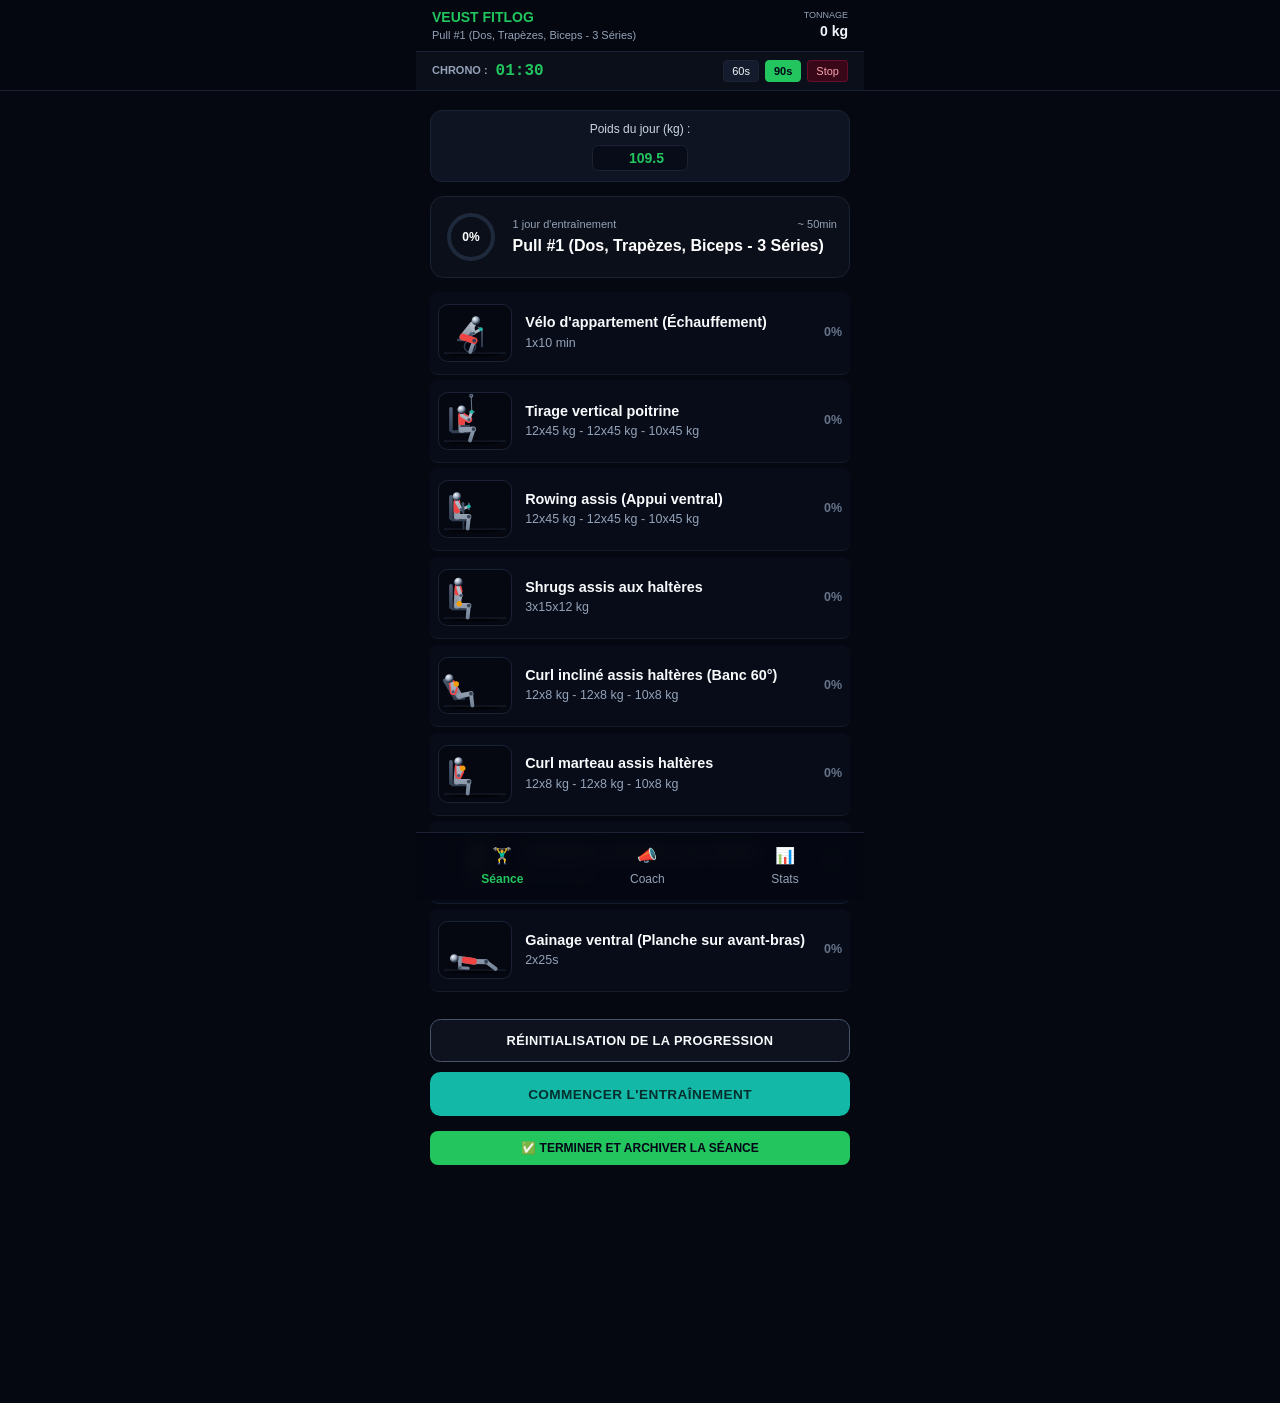
<file: index.html>
<!DOCTYPE html>
<html lang="fr">
<head>
<meta charset="UTF-8">
<meta name="viewport" content="width=device-width, initial-scale=1, viewport-fit=cover">
<title>Veust FitLog</title>
<link rel="manifest" href="manifest.webmanifest?v=5">
<link rel="apple-touch-icon" href="icon-180.png">
<link rel="icon" type="image/png" href="favicon.png">
<meta name="theme-color" content="#050811">
<meta name="apple-mobile-web-app-capable" content="yes">
<meta name="mobile-web-app-capable" content="yes">
<meta name="apple-mobile-web-app-status-bar-style" content="black-translucent">
<meta name="apple-mobile-web-app-title" content="FitLog">
<link rel="stylesheet" href="style.css?v=5">
<style>
  html,body{background:#050811;color:#f1f5f9;font-family:-apple-system,BlinkMacSystemFont,"Segoe UI",Roboto,sans-serif}

  .perf-box{background:#0b1120;border:1px solid #1b2234;border-left:3px solid #14b8a6;border-radius:.6rem;padding:.55rem .7rem;display:flex;flex-direction:column;gap:.25rem}
  .perf-row{display:flex;justify-content:space-between;gap:.5rem;font-size:.78rem;align-items:baseline}
  .perf-lbl{color:#94a3b8}
  .perf-val{color:#e2e8f0;font-family:ui-monospace,SFMono-Regular,Menlo,monospace;font-size:.75rem;text-align:right}
  .perf-sug{color:#14b8a6;font-weight:800;font-size:.9rem;white-space:nowrap}
  .perf-why{font-size:.7rem;color:#94a3b8}

  /* Pop-up « exercice terminé » */
  .pop-ov{position:fixed;inset:0;z-index:100;background:rgba(2,6,23,.72);backdrop-filter:blur(6px);-webkit-backdrop-filter:blur(6px);display:flex;align-items:flex-end;justify-content:center;padding:1rem;padding-bottom:calc(1rem + env(safe-area-inset-bottom,0px));animation:popFade .2s ease-out}
  .pop-card{width:100%;max-width:26rem;background:linear-gradient(180deg,#111a2e,#0b1120);border:1px solid #1e293b;border-radius:1.25rem;padding:1.25rem 1.1rem 1rem;box-shadow:0 20px 60px rgba(0,0,0,.6);text-align:center;animation:popUp .3s cubic-bezier(.2,.9,.3,1.2)}
  @keyframes popFade{from{opacity:0}to{opacity:1}}
  @keyframes popUp{from{transform:translateY(40px) scale(.96);opacity:0}to{transform:none;opacity:1}}
  @keyframes popCheck{0%{transform:scale(.4);opacity:0}70%{transform:scale(1.15)}100%{transform:scale(1);opacity:1}}
  .pop-check{width:3.4rem;height:3.4rem;border-radius:50%;margin:0 auto .6rem;display:flex;align-items:center;justify-content:center;font-size:1.7rem;font-weight:700;background:rgba(20,184,166,.15);border:2px solid #14b8a6;color:#14b8a6;animation:popCheck .45s .1s both}
  .pop-title{font-size:1.1rem;font-weight:700;color:#fff}
  .pop-sub{font-size:.75rem;color:#94a3b8;margin-top:.2rem}
  .pop-next{display:flex;align-items:center;gap:.7rem;background:#080c18;border:1px solid #1b2234;border-radius:.8rem;padding:.55rem;margin:.9rem 0 .6rem;text-align:left}
  .pop-next .fig-thumb{width:6rem;height:4.5rem;flex-shrink:0}
  .pop-lbl{font-size:9px;text-transform:uppercase;letter-spacing:.06em;color:#14b8a6;font-weight:700}
  .pop-name{font-size:.88rem;font-weight:700;color:#f1f5f9;line-height:1.2;margin-top:.1rem}
  .pop-meta{font-size:.72rem;color:#94a3b8;margin-top:.15rem}
  .pop-rest{font-size:.8rem;color:#94a3b8;margin-bottom:.75rem}
  .pop-rest span{font-family:ui-monospace,SFMono-Regular,Menlo,monospace;font-weight:700;color:#22c55e}
  .pop-btn{width:100%;padding:.85rem;border:none;border-radius:.75rem;font-weight:800;font-size:.85rem;letter-spacing:.03em;cursor:pointer;background:#14b8a6;color:#04201d}
  .pop-btn2{width:100%;margin-top:.45rem;padding:.6rem;background:transparent;border:none;color:#94a3b8;font-size:.78rem;cursor:pointer}
</style>
</head>
<body>
<main id="app-main"></main>

<script src="common.js?v=5"></script>
<script src="animations.js?v=5"></script>
<script>
/* ===== Chrono global de la séance (expire après 12 h si on oublie de terminer) ===== */
const SK="veust_session_start";
let sessStart=parseInt(lsGet(SK,"0"))||0;
if(sessStart&&Date.now()-sessStart>12*3600*1000){sessStart=0;lsDel(SK)}

function startSessionClock(){
  if(!sessStart){
    sessStart=Date.now();
    lsSet(SK,String(sessStart));
  }
}
function clearSessionClock(){
  sessStart=0;
  lsDel(SK);
  const el=$("sess-dur");
  if(el) el.remove();
}
function fmtSessionDur(ms){
  const totSec=Math.max(0,Math.floor(ms/1000));
  const h=Math.floor(totSec/3600);
  const m=Math.floor((totSec%3600)/60);
  const s=totSec%60;
  if(h>0) return `${h}h ${String(m).padStart(2,"0")}m`;
  return `${String(m).padStart(2,"0")}:${String(s).padStart(2,"0")}`;
}
function updateSessionClock(){
  const volEl=$("vol");
  if(!volEl) return;
  let badge=$("sess-dur");
  if(!sessStart){
    if(badge) badge.remove();
    return;
  }
  if(!badge){
    badge=document.createElement("span");
    badge.id="sess-dur";
    badge.style.cssText="font-size:10px;color:#14b8a6;font-family:ui-monospace,SFMono-Regular,Menlo,monospace;display:block;text-align:right;font-weight:700;margin-top:1px";
    volEl.parentElement.appendChild(badge);
  }
  badge.innerText="⏱ "+fmtSessionDur(Date.now()-sessStart);
}

/* ===== Animations : moteur externe (animations.js) ===== */
const animOf=ex=>Anim.resolve(ex.name,ex.animType,ex.muscle,ex.equipment);
const figSVG=(ex,big=false)=>Anim.svg(animOf(ex),big);
function uiLoop(){
  updateFocusRings();
  updateSessionClock();
  updatePopup();
  requestAnimationFrame(uiLoop);
}

/* ===== Historique : historique.json + séances archivées sur l'appareil ===== */
let HIST=getHist();
const allHist=()=>[...HIST].reverse();
async function loadRemoteHist(){
  HIST=(await loadAllHist()).sessions;
  const ae=document.activeElement;
  if(viewMode==="focus"&&!popupOpen()&&!(ae&&ae.tagName==="INPUT"))render();
}
/* Rapprochement tolérant des noms d'exercices (« Curl incliné assis haltères (Banc 60°) » ~ « Curl incliné haltères (60°) ») */
const STOP=new Set(["aux","avec","de","du","des","la","le","les","au","et","en","d","l"]);
const toks=s=>String(s).toLowerCase().normalize("NFD").replace(/[\u0300-\u036f]/g,"").replace(/\(.*?\)/g," ").replace(/[^a-z0-9]+/g," ").trim().split(" ").filter(w=>w&&!STOP.has(w));
function sameEx(a,b){
  const A=new Set(toks(a)),B=new Set(toks(b));
  if(!A.size||!B.size)return false;
  let n=0;A.forEach(w=>{if(B.has(w))n++});
  return n/(A.size+B.size-n)>=0.7;
}

/* ===== État de navigation : Vue Liste ("list") vs Vue Focus ("focus") ===== */
let prog=getProg(), viewMode="list", curIdx=0;
let exPhaseMax=0, exPhaseTag="";
const rest=e=>e.restSec!==undefined?e.restSec:90;
function save(){saveProg(prog)}

function fmtSec(s){
  const m=Math.floor(s/60), r=s%60;
  return String(m).padStart(2,"0")+":"+String(r).padStart(2,"0");
}

function isTwoSided(ex){
  if(ex.bilateral) return true;
  const txt=((ex.name||"")+" "+(ex.note||"")).toLowerCase();
  return /c[oô]t[eé]|lat[eé]ral|unilat[eé]ral|bilat[eé]ral|2\s*parties/.test(txt);
}

function fmtExSummary(ex){
  const s=ex.sets||[];
  if(!s.length)return "";
  const two=isTwoSided(ex);
  const u=s[0].unit==="sec"?"s":s[0].unit==="min"?" min":" kg";
  const same=s.every(x=>x.weight===s[0].weight&&x.reps===s[0].reps);
  if(same){
    if(s[0].unit==="sec"||s[0].unit==="min") return `${s.length}x${s[0].reps}${u}${two?" / côté":""}`;
    return `${s.length}x${s[0].reps}x${s[0].weight} kg`;
  }
  return s.map(x=>`${x.reps}x${x.weight} kg`).join(" - ");
}

function getProgPct(){
  let tot=0,dn=0;
  prog.exercises.forEach(e=>e.sets.forEach(s=>{tot++;if(s.done)dn++}));
  return tot?Math.round(dn/tot*100):0;
}

function openFocus(idx){
  closePopup();
  curIdx=Math.max(0,Math.min(prog.exercises.length-1,idx));
  viewMode="focus";
  render();
  window.scrollTo({top:0,behavior:"smooth"});
}

function startWorkout(){
  startSessionClock();
  const idx=prog.exercises.findIndex(e=>e.sets.some(s=>!s.done));
  openFocus(idx>=0?idx:0);
}

function resetProgress(){
  if(!confirm("Réinitialiser toutes les séries cochées et le chrono de cette séance ?"))return;
  prog.exercises.forEach(e=>e.sets.forEach(s=>{s.done=false;delete s.time}));
  clearSessionClock();
  save();render();
}

function render(){
  if(viewMode==="list") renderList();
  else renderFocus();
  refreshHeader();updateSessionClock();
}

function renderList(){
  const pct=getProgPct();
  const R=22, C_LEN=2*Math.PI*R, dash=C_LEN*(1-pct/100);
  const estMin=Math.max(15, prog.exercises.reduce((a,e)=>a+e.sets.length*2.5,0)|0);
  const h=Math.floor(estMin/60), m=estMin%60;
  const durStr=(h?h+"h ":"")+m+"min";

  const rows=prog.exercises.map((ex,i)=>{
    const dn=ex.sets.filter(s=>s.done).length, tot=ex.sets.length;
    const epct=tot?Math.round(dn/tot*100):0;
    return `<div class="ex-list-item" onclick="openFocus(${i})">
      ${figSVG(ex,false)}
      <div class="ex-list-info">
        <h3>${esc(ex.name)}</h3>
        <p class="ex-list-sub">${esc(fmtExSummary(ex))}</p>
      </div>
      <div class="ex-list-pct ${epct===100?'done':''}">${epct}%</div>
    </div>`;
  }).join("");

  $("app-main").innerHTML=`
    <div class="card row" style="padding:.6rem .75rem">
      <label style="font-size:.75rem;color:#cbd5e1">Poids du jour (kg) :</label>
      <input type="number" step="0.1" id="bw" value="${esc(getBW())}" class="inp bw" oninput="setBW(this.value)">
    </div>

    <div class="prog-banner">
      <div class="ring-sm-wrap">
        <svg width="56" height="56" viewBox="0 0 56 56">
          <circle cx="28" cy="28" r="${R}" stroke="#1e293b" stroke-width="4" fill="none"/>
          <circle cx="28" cy="28" r="${R}" stroke="#14b8a6" stroke-width="4" fill="none" stroke-linecap="round"
            stroke-dasharray="${C_LEN.toFixed(1)}" stroke-dashoffset="${dash.toFixed(1)}" transform="rotate(-90 28 28)"/>
        </svg>
        <span class="ring-sm-txt">${pct}%</span>
      </div>
      <div style="flex:1;min-width:0">
        <div style="display:flex;justify-content:space-between;font-size:11px;color:#94a3b8">
          <span>${sessStart?"Séance en cours":"1 jour d'entraînement"}</span><span>~ ${durStr}</span>
        </div>
        <div style="font-size:1rem;font-weight:700;color:#fff;margin-top:.15rem;white-space:nowrap;overflow:hidden;text-overflow:ellipsis">${esc(prog.title)}</div>
      </div>
    </div>

    <div class="ex-list-wrap">${rows}</div>

    <div style="display:flex;flex-direction:column;gap:.65rem;margin-top:.5rem">
      <button onclick="resetProgress()" class="btn-reset-prog">RÉINITIALISATION DE LA PROGRESSION</button>
      <button onclick="startWorkout()" class="btn-start-prog">${sessStart?"REPRENDRE L'ENTRAÎNEMENT":"COMMENCER L'ENTRAÎNEMENT"}</button>
      <button onclick="finish()" class="btn-full btn-green" style="margin-top:.25rem">✅ Terminer et archiver la séance</button>
      <p id="fm" class="msg" style="color:#22c55e"></p>
    </div>`;
}

/* ===== Dernière performance + proposition de progression ===== */
/* Lit un résumé : « 12 @ 45kg, 10 @ 45kg », « 3 × 15 @ 12kg », « 25s, 25s », « 10 min @ 0kg » */
function parseSets(str){
  const out=[];
  String(str||"").split(/[,;]/).forEach(part=>{
    const s=part.trim();let m;
    if(m=s.match(/(?:(\d+)\s*[×x]\s*)?(\d+)\s*(?:reps?\s*)?@\s*(\d+(?:[.,]\d+)?)\s*kg/i)){
      for(let i=0;i<(+m[1]||1);i++)out.push({reps:+m[2],weight:parseFloat(m[3].replace(",",".")),unit:"reps"});
    }else if(m=s.match(/(?:(\d+)\s*[×x]\s*)?(\d+)\s*(min|sec|s)\b/i)){
      for(let i=0;i<(+m[1]||1);i++)out.push({reps:+m[2],weight:0,unit:m[3].toLowerCase()==="min"?"min":"sec"});
    }
  });
  return out;
}
function lastPerf(ex){
  for(const h of allHist()){
    const f=(h.exercises||[]).find(x=>sameEx(x.name,ex.name));
    if(f){const sets=parseSets(f.summary);if(sets.length)return{date:h.date,sets}}
  }
  return null;
}
/* Proposition pour la série j : objectif atteint la dernière fois -> on monte, sinon on consolide */
function suggest(ex,j){
  const plan=ex.sets[j]||ex.sets[ex.sets.length-1]||{weight:0,reps:12,unit:"reps"};
  const lp=lastPerf(ex);
  if(!lp)return{weight:plan.weight,reps:plan.reps,why:"",lp:null};
  const last=lp.sets[j]||lp.sets[lp.sets.length-1];
  const timed=plan.unit==="sec"||plan.unit==="min";
  if(timed||last.unit!=="reps"){
    if(!timed||last.unit==="reps")return{weight:plan.weight,reps:plan.reps,why:"",lp};
    const hit=last.reps>=plan.reps,step=plan.unit==="min"?1:5;
    return hit?{weight:plan.weight,reps:Math.max(plan.reps,last.reps+step),why:`Tenu ${last.reps}${plan.unit==="min"?" min":" s"} la dernière fois → +${step}${plan.unit==="min"?" min":" s"}`,lp}
              :{weight:plan.weight,reps:plan.reps,why:`${last.reps}${plan.unit==="min"?" min":" s"} la dernière fois → vise l'objectif`,lp};
  }
  const step=last.weight>=20?2.5:1;
  /* On ne monte que si TOUTES les séries de la dernière fois ont atteint leur objectif */
  const rs=lp.sets.filter(x=>x.unit==="reps");
  const hit=last.weight>0&&rs.every((x,k)=>x.reps>=(ex.sets[k]||plan).reps);
  if(hit){
    const w=Math.max(plan.weight,last.weight+step);
    return{weight:w,reps:plan.reps,why:w>last.weight?`Toutes les séries réussies la dernière fois → +${num1(w-last.weight)} kg`:`Objectif atteint → garde la charge du programme`,lp};
  }
  const w=Math.max(plan.weight,last.weight);
  return{weight:w,reps:plan.reps,why:`Pas toutes les séries réussies la dernière fois → même charge, vise ${plan.reps} reps`,lp};
}
const num1=n=>(Math.round(n*10)/10).toLocaleString("fr-CH");

function renderFocus(){
  const ex=prog.exercises[curIdx];
  const tot=ex.sets.length, dn=ex.sets.filter(s=>s.done).length;
  const nextIdx=ex.sets.findIndex(s=>!s.done);
  const activeIdx=nextIdx>=0?nextIdx:tot-1;
  const curSet=ex.sets[activeIdx]||{weight:0,reps:12,unit:"reps"};
  const isTimed=(curSet.unit==="sec"||curSet.unit==="min");
  const two=isTwoSided(ex);
  const R=36, C_LEN=2*Math.PI*R;
  const sug=nextIdx>=0?suggest(ex,activeIdx):{weight:curSet.weight,reps:curSet.reps,why:"",lp:null};
  const lpTxt=sug.lp?sug.lp.sets.map(x=>x.unit==="reps"?`${x.reps}×${num1(x.weight)}`:`${x.reps}${x.unit==="min"?" min":" s"}`).join(" · "):"";
  const perfHtml=sug.lp?`<div class="perf-box">
      <div class="perf-row"><span class="perf-lbl">Dernière fois (${esc(sug.lp.date)})</span><span class="perf-val">${esc(lpTxt)}${sug.lp.sets.some(x=>x.unit==="reps")?" kg":""}</span></div>
      ${sug.why?`<div class="perf-row"><span class="perf-lbl">Proposé série #${activeIdx+1}</span><span class="perf-sug">${isTimed?`${sug.reps}${curSet.unit==="min"?" min":" s"}`:`${sug.reps} × ${num1(sug.weight)} kg`}</span></div><div class="perf-why">${esc(sug.why)}</div>`:""}
    </div>`:`<div class="perf-box"><div class="perf-why">Première fois sur cet exercice : pars sur le programme.</div></div>`;
  const setDash=C_LEN*(1-(tot?dn/tot:0));
  const allDone=tot>0&&dn>=tot;

  const todaySets=ex.sets.map((s,idx)=>({...s,idx})).filter(s=>s.done).reverse();
  const todayHtml=todaySets.length?`
    <div class="hist-group">
      <div class="hist-date">Aujourd'hui (${new Date().toLocaleDateString("fr-CH")})</div>
      ${todaySets.map(s=>`<div class="hist-row" onclick="uncheckSet(${curIdx},${s.idx})">
        <span class="hist-num">#${s.idx+1}</span>
        <span class="hist-val">${s.unit==="sec"?`${s.reps} sec${two?" ×2":""}`:s.unit==="min"?`${s.reps} min`:`${s.weight} kg × ${s.reps} réps`}</span>
        <span class="hist-time">${esc(s.time||"✓")} ✕</span>
      </div>`).join("")}
    </div>`:"";

  const pastSessions=allHist().filter(h=>(h.exercises||[]).some(x=>sameEx(x.name,ex.name))).slice(0,3);
  const pastHtml=pastSessions.map(h=>{
    const found=h.exercises.find(x=>sameEx(x.name,ex.name));
    const parts=(found.summary||"").split(",").map(s=>s.trim()).filter(Boolean);
    return `<div class="hist-group">
      <div class="hist-date">${esc(h.date)}</div>
      ${parts.map((p,k)=>`<div class="hist-row"><span class="hist-num">#${k+1}</span><span class="hist-val">${esc(p)}</span><span class="hist-time">Archivé</span></div>`).join("")}
    </div>`;
  }).join("");

  const lastEx=curIdx===prog.exercises.length-1;
  const nextBtn=allDone?(lastEx
    ?`<button onclick="finish()" class="btn-start-prog" style="margin-top:.75rem">TERMINER LA SÉANCE ✅</button>`
    :`<button onclick="openFocus(${curIdx+1})" class="btn-start-prog" style="margin-top:.75rem">EXERCICE SUIVANT →</button>`):"";

  $("app-main").innerHTML=`
    <div class="focus-top">
      <button onclick="viewMode='list';render()" class="btn-circle" title="Retour à la liste">←</button>
      <div class="focus-step">${curIdx+1}/${prog.exercises.length} <span style="color:#94a3b8;font-weight:500">${esc((ex.muscle||"").split(/[(&]/)[0].trim())}</span></div>
      <div style="display:flex;gap:.4rem">
        <button onclick="openFocus(${curIdx-1})" class="btn-pill-nav" ${curIdx===0?"disabled":""}>‹</button>
        <button onclick="openFocus(${curIdx+1})" class="btn-pill-nav" ${lastEx?"disabled":""}>›</button>
      </div>
    </div>

    <div class="focus-stage">
      ${figSVG(ex,true)}
    </div>

    <div style="margin-top:.25rem">
      <h2 class="focus-title">${esc(ex.name)}</h2>
      <p class="focus-rec">Poids programmé : <strong>${curSet.weight} kg</strong> • Pause : 
        <button onclick="cycleRest(${curIdx})" class="rest-inline">${rest(ex)}s ↻</button>
      </p>
      ${ex.note?`<p class="focus-note">${esc(ex.note)}</p>`:""}
    </div>
    ${nextIdx>=0?perfHtml:""}

    <div class="rings-grid">
      <div class="ring-col">
        <div class="ring-box" ${isTimed?`onclick="toggleFocusExTimer(${curIdx},${activeIdx})" style="cursor:pointer" title="Toucher pour lancer ou arrêter le chrono de l'exercice"`:""}>
          <svg width="86" height="86" viewBox="0 0 86 86">
            <circle cx="43" cy="43" r="${R}" stroke="${isTimed?'#3d220d':'#11343b'}" stroke-width="5" fill="none"/>
            <circle id="focus-ex-arc" cx="43" cy="43" r="${R}" stroke="${isTimed?'#fb923c':'#14b8a6'}" stroke-width="5" fill="none" stroke-linecap="round"
              stroke-dasharray="${C_LEN.toFixed(1)}" stroke-dashoffset="0" transform="rotate(-90 43 43)"/>
          </svg>
          <span class="ring-big-txt" id="focus-ex-txt" style="font-size:${isTimed?(two?'.8rem':'.95rem'):'1.1rem'};font-family:${isTimed?'ui-monospace,SFMono-Regular,Menlo,monospace':'inherit'}">${isTimed?`▶ ${curSet.reps}${curSet.unit==='min'?'m':'s'}${two?'×2':''}`:curSet.reps}</span>
        </div>
        <span class="ring-cap" id="focus-ex-cap">${isTimed?(two?"2 Côtés<br>(35s • 5s • 35s)":"Chrono<br>(toucher = ▶)"):"Répétitions<br>requises"}</span>
      </div>

      <div class="ring-col">
        <div class="ring-box" onclick="toggleFocusRest(${curIdx})" style="cursor:pointer" title="Toucher pour lancer ou arrêter le repos">
          <svg width="86" height="86" viewBox="0 0 86 86">
            <circle cx="43" cy="43" r="${R}" stroke="#3b1219" stroke-width="5" fill="none"/>
            <circle id="focus-rest-arc" cx="43" cy="43" r="${R}" stroke="#ef4444" stroke-width="5" fill="none" stroke-linecap="round"
              stroke-dasharray="${C_LEN.toFixed(1)}" stroke-dashoffset="0" transform="rotate(-90 43 43)"/>
          </svg>
          <span class="ring-big-txt" id="focus-rest-txt" style="font-size:1rem;font-family:ui-monospace,SFMono-Regular,Menlo,monospace">${fmtSec(rest(ex))}</span>
        </div>
        <span class="ring-cap">Repos<br>(start / stop)</span>
      </div>

      <div class="ring-col">
        <div class="ring-box">
          <svg width="86" height="86" viewBox="0 0 86 86">
            <circle cx="43" cy="43" r="${R}" stroke="#3b1219" stroke-width="5" fill="none"/>
            <circle cx="43" cy="43" r="${R}" stroke="#ef4444" stroke-width="5" fill="none" stroke-linecap="round"
              stroke-dasharray="${C_LEN.toFixed(1)}" stroke-dashoffset="${setDash.toFixed(1)}" transform="rotate(-90 43 43)"/>
          </svg>
          <span class="ring-big-txt">${dn}/${tot}</span>
        </div>
        <span class="ring-cap">Séries<br>réalisées</span>
      </div>
    </div>

    <div class="focus-input-bar">
      <div class="f-inp-box">
        <input type="number" step="0.5" id="f-w" value="${sug.weight}" class="f-inp">
        <span>Kilogrammes</span>
      </div>
      <div class="f-inp-box">
        <input type="number" id="f-r" value="${sug.reps}" class="f-inp">
        <span>${curSet.unit==="sec"?"Secondes":curSet.unit==="min"?"Minutes":"Répétitions"}</span>
      </div>
      <button onclick="addFocusSet(${curIdx})" class="btn-plus" title="Valider la série">+</button>
    </div>
    ${nextBtn}

    <div class="row" style="margin-top:.4rem">
      <span style="font-size:.8rem;font-weight:600;color:#64748b">Historique des séries</span>
      <a href="stats.html" style="font-size:.8rem;color:#14b8a6;text-decoration:none;font-weight:600">Graphique ›</a>
    </div>
    ${todayHtml || '<p class="hint" style="text-align:center;padding:.5rem 0">'+(isTimed?'Touche <strong>▶</strong> dans le cercle orange pour lancer le chrono (ou <strong>+</strong> pour valider directement).':'Appuie sur <strong>+</strong> pour valider ta série #'+(activeIdx+1)+'.')+'</p>'}
    ${pastHtml}
  `;
}

function getExTargetSec(ex, setIdx){
  const s=ex.sets[setIdx]||ex.sets[0]||{reps:30,unit:"sec"};
  const val=parseInt($("f-r")?.value)||s.reps||30;
  return s.unit==="min"?val*60:val;
}

function toggleFocusExTimer(i, setIdx){
  startSessionClock();
  if(tEnd>Date.now() && tLabel==="Exercice"){
    exPhaseMax=0; exPhaseTag="";
    stopT();
    updateFocusRings();
    return;
  }
  const ex=prog.exercises[i], s=ex.sets[setIdx]||ex.sets[0];
  /* Valeurs figées au lancement : si on change d'exercice pendant le chrono, la série est quand même validée correctement */
  const fw=$("f-w"), fr=$("f-r");
  const w=fw?(parseFloat(fw.value)||0):s.weight;
  const r=fr?(parseInt(fr.value)||s.reps):s.reps;
  const sec=s.unit==="min"?r*60:r;
  const fin=()=>{exPhaseMax=0; exPhaseTag=""; addFocusSet(i,w,r,true)};

  if(isTwoSided(ex)){
    exPhaseMax=sec; exPhaseTag="Côté 1/2";
    timer(sec,"Exercice",false,()=>{
      exPhaseMax=5; exPhaseTag="Changement !";
      timer(5,"Exercice",false,()=>{
        exPhaseMax=sec; exPhaseTag="Côté 2/2";
        timer(sec,"Exercice",false,fin);
      });
    });
  }else{
    exPhaseMax=sec; exPhaseTag="En cours";
    timer(sec,"Exercice",false,fin);
  }
  updateFocusRings();
}

function toggleFocusRest(i){
  startSessionClock();
  if(tEnd>Date.now() && tLabel==="Repos") stopT();
  else{
    exPhaseMax=0; exPhaseTag="";
    timer(rest(prog.exercises[i])||90,"Repos",true);
  }
  updateFocusRings();
}

function updateFocusRings(){
  if(viewMode!=="focus")return;
  const R=36, C_LEN=2*Math.PI*R;
  const ex=prog.exercises[curIdx];
  const nextIdx=ex.sets.findIndex(s=>!s.done);
  const activeIdx=nextIdx>=0?nextIdx:ex.sets.length-1;
  const curSet=ex.sets[activeIdx]||{reps:12,unit:"reps"};
  const isTimed=(curSet.unit==="sec"||curSet.unit==="min");
  const two=isTwoSided(ex);

  const exArc=$("focus-ex-arc"), exTxt=$("focus-ex-txt"), exCap=$("focus-ex-cap");
  if(exArc && exTxt && isTimed){
    const maxExSec=exPhaseMax||getExTargetSec(ex,activeIdx)||30;
    if(tEnd>Date.now() && tLabel==="Exercice"){
      const rem=Math.max(0,Math.ceil((tEnd-Date.now())/1000));
      const ratio=Math.min(1,rem/maxExSec);
      const isSwitch=(exPhaseTag==="Changement !");
      const col=isSwitch?"#38bdf8":"#fb923c";
      exArc.style.strokeDashoffset=(C_LEN*(1-ratio)).toFixed(1);
      exArc.setAttribute("stroke",col);
      exTxt.style.color=col;
      exTxt.style.fontSize="1rem";
      exTxt.innerText=fmtSec(rem);
      if(exCap) exCap.innerHTML=exPhaseTag||"Chrono";
    }else{
      exArc.style.strokeDashoffset="0";
      exArc.setAttribute("stroke","#fb923c");
      exTxt.style.color="#ffffff";
      const val=parseInt($("f-r")?.value)||curSet.reps;
      exTxt.style.fontSize=two?".8rem":".95rem";
      exTxt.innerText=`▶ ${val}${curSet.unit==='min'?'m':'s'}${two?'×2':''}`;
      if(exCap) exCap.innerHTML=two?`2 Côtés<br>(${val}s • 5s • ${val}s)`:"Chrono<br>(toucher = ▶)";
    }
  }

  const rArc=$("focus-rest-arc"), rTxt=$("focus-rest-txt");
  if(rArc && rTxt){
    const maxS=rest(ex)||90;
    if(tEnd>Date.now() && tLabel==="Repos"){
      const rem=Math.max(0,Math.ceil((tEnd-Date.now())/1000));
      const ratio=Math.min(1,rem/maxS);
      rArc.style.strokeDashoffset=(C_LEN*(1-ratio)).toFixed(1);
      rArc.setAttribute("stroke","#22c55e");
      rTxt.style.color="#22c55e";
      rTxt.innerText=fmtSec(rem);
    }else{
      rArc.style.strokeDashoffset="0";
      rArc.setAttribute("stroke","#ef4444");
      rTxt.style.color="#ffffff";
      rTxt.innerText=maxS>0?fmtSec(maxS):"00:00";
    }
  }
}

function cycleRest(i){
  const cur=rest(prog.exercises[i]);
  prog.exercises[i].restSec=cur===90?60:cur===60?0:90;
  save();render();
}

function nowHM(){
  const d=new Date();
  return String(d.getHours()).padStart(2,"0")+":"+String(d.getMinutes()).padStart(2,"0");
}

/* Valide la prochaine série non faite de l'exercice i.
   w / r : valeurs figées (chrono) ; sinon lues dans les champs si cet exercice est affiché.
   auto = true quand l'appel vient d'un chrono terminé (pas de tap → pas de raccourci iOS). */
function addFocusSet(i,w,r,auto){
  startSessionClock();
  const ex=prog.exercises[i];
  const fw=$("f-w"), fr=$("f-r");
  const useInputs=!auto && viewMode==="focus" && curIdx===i && fw && fr;
  const idx=ex.sets.findIndex(s=>!s.done);
  const ref=ex.sets[idx>=0?idx:ex.sets.length-1]||{weight:0,reps:12,unit:"reps"};
  if(w===undefined) w=useInputs?(parseFloat(fw.value)||0):ref.weight;
  if(r===undefined) r=useInputs?(parseInt(fr.value)||0):ref.reps;
  exPhaseMax=0; exPhaseTag="";
  let justDone=false;
  if(idx>=0){
    const t=ex.sets[idx];
    t.weight=w;t.reps=r;t.done=true;t.time=nowHM();
    justDone=ex.sets.every(s=>s.done); // dernière série de l'exercice
  }else{
    ex.sets.push({weight:w,reps:r,unit:ex.sets[0]?.unit||"reps",done:true,time:nowHM()});
  }
  save();render();
  if(rest(ex)>0) timer(rest(ex),"Repos",!auto);
  if(justDone) showDonePopup(i);
}

/* ===== Pop-up « exercice terminé » ===== */
const popupOpen=()=>!!$("pop-ov");
function closePopup(){
  const el=$("pop-ov");
  if(el)el.remove();
}
function showDonePopup(i){
  closePopup();
  const ex=prog.exercises[i], next=prog.exercises[i+1], n=ex.sets.length;
  let body;
  if(next){
    body=`<div class="pop-check">✓</div>
      <div class="pop-title">Exercice terminé !</div>
      <div class="pop-sub">${esc(ex.name)} • ${n} série${n>1?"s":""}</div>
      <div class="pop-next">
        ${figSVG(next,false)}
        <div style="min-width:0">
          <div class="pop-lbl">À suivre</div>
          <div class="pop-name">${esc(next.name)}</div>
          <div class="pop-meta">${esc(fmtExSummary(next))}</div>
        </div>
      </div>
      <div class="pop-rest" id="pop-rest-row">⏱ Repos : <span id="pop-rest">--:--</span></div>
      <button class="pop-btn" onclick="openFocus(${i+1})">EXERCICE SUIVANT →</button>
      <button class="pop-btn2" onclick="closePopup()">Rester sur cet exercice</button>`;
  }else{
    const dur=sessStart?" • "+fmtSessionDur(Date.now()-sessStart):"";
    body=`<div class="pop-check">🎉</div>
      <div class="pop-title">Dernier exercice terminé !</div>
      <div class="pop-sub">Progression ${getProgPct()}% • ${calcVol(prog).toLocaleString("fr-CH")} kg${dur}</div>
      <button class="pop-btn" style="margin-top:1rem" onclick="closePopup();finish()">TERMINER ET ARCHIVER ✅</button>
      <button class="pop-btn2" onclick="closePopup()">Plus tard</button>`;
  }
  document.body.insertAdjacentHTML("beforeend",`<div class="pop-ov" id="pop-ov" onclick="if(event.target===this)closePopup()"><div class="pop-card">${body}</div></div>`);
  updatePopup();
}
function updatePopup(){
  const el=$("pop-rest");
  if(!el)return;
  const on=tEnd>Date.now()&&tLabel==="Repos";
  $("pop-rest-row").style.display=on?"":"none";
  if(on)el.innerText=fmtSec(Math.max(0,Math.ceil((tEnd-Date.now())/1000)));
}

function uncheckSet(i,setIdx){
  if(!confirm("Annuler la validation de la série #"+(setIdx+1)+" ?"))return;
  prog.exercises[i].sets[setIdx].done=false;
  save();render();
}

function finish(){
  if(!prog.exercises.some(e=>e.sets.some(s=>s.done))){alert("Coche au moins une série avant de terminer.");return}
  if(!confirm("Enregistrer la séance dans l'historique et remettre les séries à zéro ?"))return;
  const durStr=sessStart?fmtSessionDur(Date.now()-sessStart):"";
  const userNote=(prompt("Une note pour cette séance ? (facultatif)")||"").trim();
  const fullNote=[durStr?`Durée : ${durStr}`:"",userNote].filter(Boolean).join(" • ");
  const sess=sessionFromProg(prog,fullNote);
  addHist(sess);HIST.push(sess);
  prog.exercises.forEach(e=>e.sets.forEach(s=>{s.done=false;delete s.time}));
  clearSessionClock();
  save();viewMode="list";render();stopT();
  const show=(txt,col)=>{const m=$("fm");if(m){m.innerText=txt;m.style.color=col||"#22c55e";m.style.display="block"}};
  if(ghToken()){
    show("Séance enregistrée. Envoi vers historique.json…","#94a3b8");
    syncHist().then(r=>{
      if(r.ok){if(r.sessions)HIST=r.sessions;show("Séance enregistrée dans historique.json ✅")}
      else show("Séance gardée sur l'appareil, elle sera renvoyée plus tard. "+r.msg,"#fb923c");
    });
  }else show("Séance enregistrée sur l'appareil. Ajoute ta clé GitHub dans Coach pour l'envoyer dans historique.json.");
}

/* ===== Navigation par Swipe Gauche / Droite en mode Focus ===== */
let sx=0, sy=0;
document.addEventListener("touchstart",e=>{
  if(viewMode!=="focus"||!e.touches[0])return;
  sx=e.touches[0].clientX;
  sy=e.touches[0].clientY;
},{passive:true});

document.addEventListener("touchend",e=>{
  if(viewMode!=="focus"||!e.changedTouches[0]||popupOpen())return;
  const tag=(e.target&&e.target.tagName)||"";
  if(tag==="INPUT"||tag==="TEXTAREA")return;
  const dx=e.changedTouches[0].clientX-sx;
  const dy=e.changedTouches[0].clientY-sy;
  if(Math.abs(dx)>55 && Math.abs(dx)>Math.abs(dy)*1.5){
    if(dx<0 && curIdx<prog.exercises.length-1) openFocus(curIdx+1);
    else if(dx>0 && curIdx>0) openFocus(curIdx-1);
  }
},{passive:true});

mountShell("index.html");
render();
loadRemoteHist();
requestAnimationFrame(uiLoop);
</script>
</body>
</html>
</file>
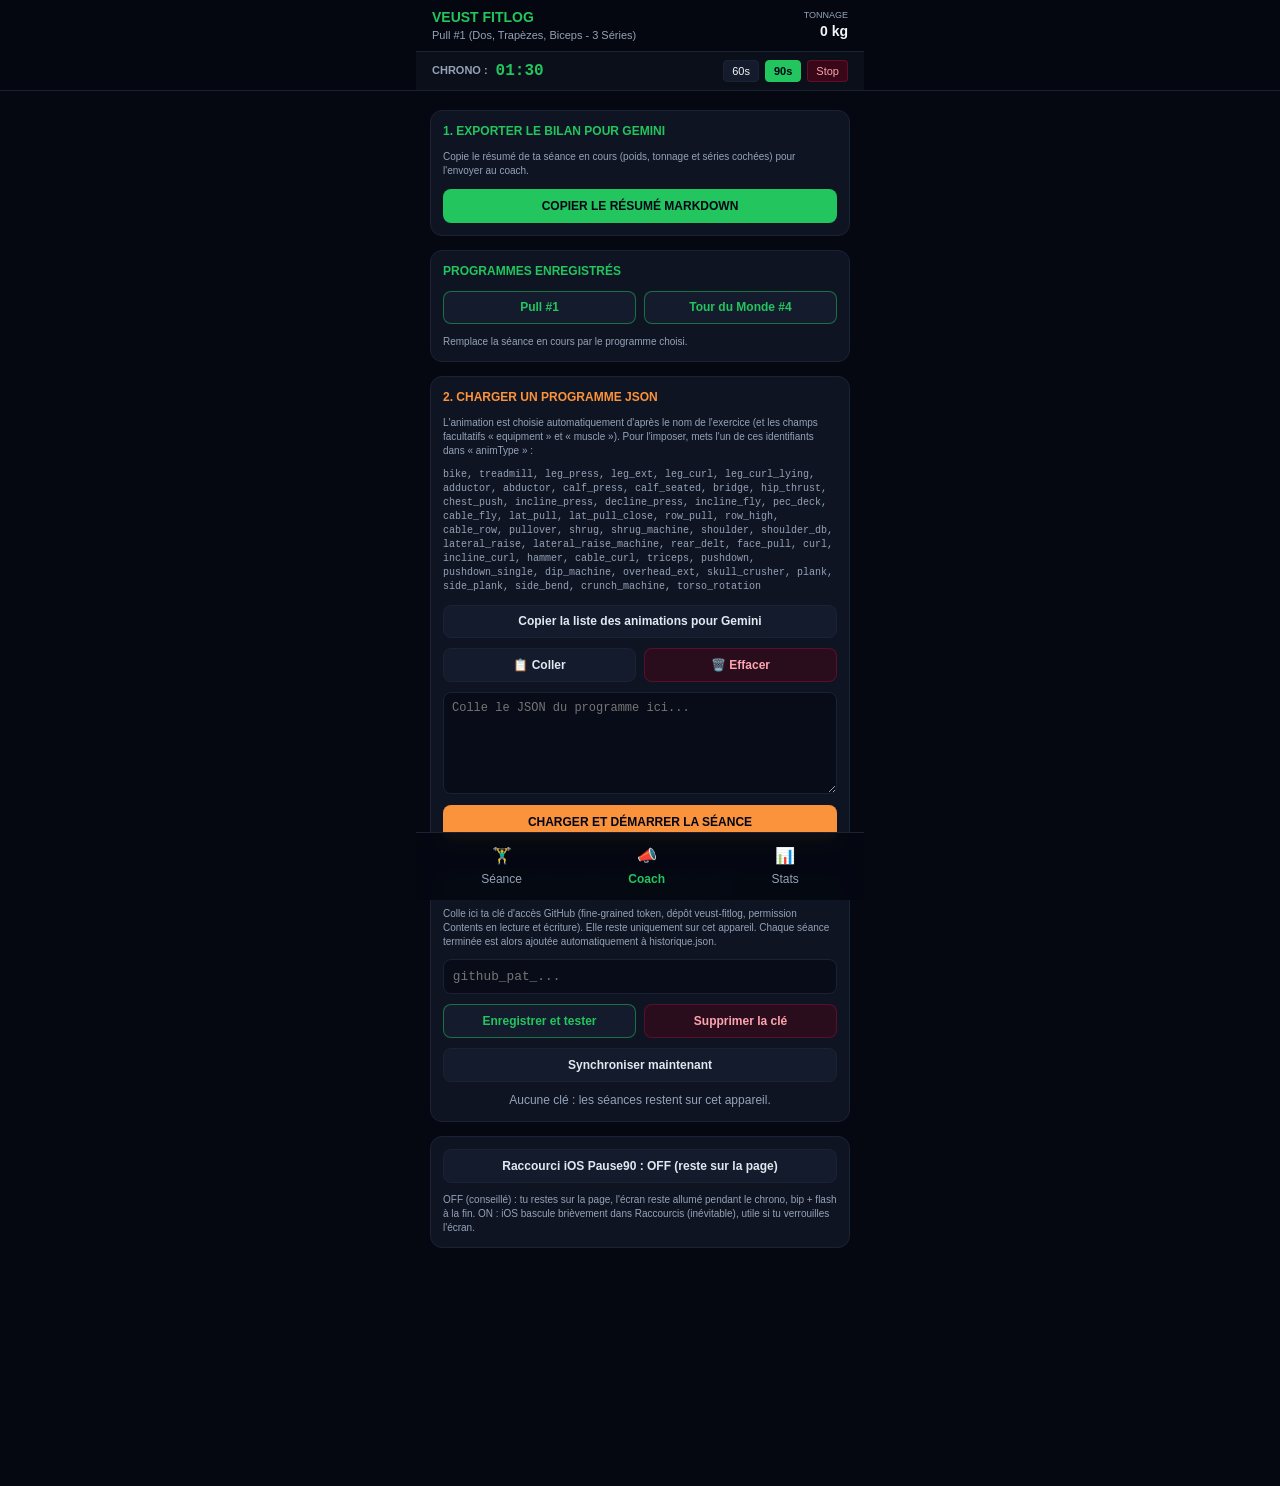
<file: coach.html>
<!DOCTYPE html>
<html lang="fr">
<head>
<meta charset="UTF-8">
<meta name="viewport" content="width=device-width, initial-scale=1, viewport-fit=cover">
<title>Veust FitLog - Coach</title>
<link rel="manifest" href="manifest.webmanifest?v=5">
<link rel="apple-touch-icon" href="icon-180.png">
<link rel="icon" type="image/png" href="favicon.png">
<meta name="theme-color" content="#050811">
<meta name="apple-mobile-web-app-capable" content="yes">
<meta name="mobile-web-app-capable" content="yes">
<meta name="apple-mobile-web-app-status-bar-style" content="black-translucent">
<meta name="apple-mobile-web-app-title" content="FitLog">
<link rel="stylesheet" href="style.css?v=5">
</head>
<body>
<main>
  <div class="card">
    <h2 class="c-title-green">1. Exporter le bilan pour Gemini</h2>
    <p class="hint">Copie le résumé de ta séance en cours (poids, tonnage et séries cochées) pour l'envoyer au coach.</p>
    <button onclick="copyMd()" class="btn-full btn-green">Copier le résumé Markdown</button>
    <p id="cf" class="msg" style="color:#22c55e">Résumé copié dans le presse-papiers !</p>
  </div>

  <div class="card">
    <h2 class="c-title-green">Programmes enregistrés</h2>
    <div class="act-row" id="progs"></div>
    <p class="hint">Remplace la séance en cours par le programme choisi.</p>
  </div>

  <div class="card">
    <h2 class="c-title-orange">2. Charger un programme JSON</h2>
    <p class="hint">L'animation est choisie automatiquement d'après le nom de l'exercice (et les champs facultatifs « equipment » et « muscle »). Pour l'imposer, mets l'un de ces identifiants dans « animType » :</p>
    <p class="hint" id="animIds" style="font-family:ui-monospace,SFMono-Regular,Menlo,monospace;word-break:break-word"></p>
    <button onclick="copyIds()" class="btn-sub">Copier la liste des animations pour Gemini</button>
    <p id="cid" class="msg" style="color:#22c55e">Liste copiée !</p>
    <div class="act-row">
      <button onclick="pasteJson()" class="btn-sub">📋 Coller</button>
      <button onclick="clearJson()" class="btn-sub btn-clear">🗑️ Effacer</button>
    </div>
    <textarea id="jb" rows="6" placeholder="Colle le JSON du programme ici..."></textarea>
    <button onclick="imp()" class="btn-full btn-orange">Charger et démarrer la séance</button>
    <p id="if" class="msg" style="color:#fb7185"></p>
  </div>

  <div class="card">
    <h2 class="c-title-green">Synchronisation GitHub (historique.json)</h2>
    <p class="hint">Colle ici ta clé d'accès GitHub (fine-grained token, dépôt veust-fitlog, permission Contents en lecture et écriture). Elle reste uniquement sur cet appareil. Chaque séance terminée est alors ajoutée automatiquement à historique.json.</p>
    <input type="password" id="ghk" class="sel-in" placeholder="github_pat_..." autocomplete="off" autocapitalize="off" spellcheck="false" style="width:100%;background:#080c18;border:1px solid #1b2234;border-radius:.5rem;padding:.55rem;color:#f1f5f9;font-size:.8rem;font-family:ui-monospace,SFMono-Regular,Menlo,monospace">
    <div class="act-row">
      <button onclick="saveKey()" class="btn-sub btn-prog">Enregistrer et tester</button>
      <button onclick="delKey()" class="btn-sub btn-clear">Supprimer la clé</button>
    </div>
    <button onclick="syncNow()" class="btn-sub">Synchroniser maintenant</button>
    <p id="ghs" class="msg" style="display:block;color:#94a3b8"></p>
  </div>

  <div class="card">
    <button id="iosBtn" onclick="setIos()" class="btn-sub"></button>
    <p class="hint">OFF (conseillé) : tu restes sur la page, l'écran reste allumé pendant le chrono, bip + flash à la fin. ON : iOS bascule brièvement dans Raccourcis (inévitable), utile si tu verrouilles l'écran.</p>
  </div>
</main>

<script src="common.js?v=5"></script>
<script src="animations.js?v=5"></script>
<script>
mountShell("coach.html");
showIos();

$("progs").innerHTML=Object.keys(PROGRAMS).map(k=>`<button onclick="loadProg('${k}')" class="btn-sub btn-prog">${esc(PROGRAMS[k].label)}</button>`).join("");

$("animIds").innerText=Anim.ids().join(", ");
function copyIds(){
  const txt="Valeurs possibles pour animType dans le JSON Veust FitLog :\n"+Anim.ids().map(id=>"- "+id+" : "+Anim.label(id)+" ("+Anim.group(id)+")").join("\n");
  try{navigator.clipboard.writeText(txt)}catch(e){}
  const f=$("cid");f.style.display="block";setTimeout(()=>f.style.display="none",3000);
}

/* ===== Clé GitHub ===== */
function ghStatus(txt,col){const m=$("ghs");m.innerText=txt;m.style.color=col||"#94a3b8"}
function showKey(){
  const k=ghToken();
  $("ghk").value="";
  $("ghk").placeholder=k?"Clé enregistrée (…"+k.slice(-4)+")":"github_pat_...";
  ghStatus(k?"Clé enregistrée sur cet appareil.":"Aucune clé : les séances restent sur cet appareil.");
}
async function syncNow(){
  if(!ghToken()){ghStatus("Enregistre d'abord ta clé GitHub.","#fb923c");return}
  ghStatus("Synchronisation en cours…");
  const r=await syncHist();
  if(r.ok)ghStatus(r.added?r.added+" séance"+(r.added>1?"s":"")+" ajoutée"+(r.added>1?"s":"")+" à historique.json ✅":"Tout est à jour : "+r.sessions.length+" séances dans historique.json ✅","#22c55e");
  else ghStatus(r.msg,"#fb923c");
}
function saveKey(){
  const v=$("ghk").value.trim();
  if(!v){ghStatus("Colle ta clé dans la case avant d'enregistrer.","#fb923c");return}
  lsSet(GK,v);showKey();syncNow();
}
function delKey(){
  if(!ghToken()||!confirm("Supprimer la clé GitHub de cet appareil ?"))return;
  lsDel(GK);showKey();
}
showKey();

function hasProgress(){return getProg().exercises.some(e=>e.sets.some(s=>s.done))}
function loadProg(k){
  if(hasProgress()&&!confirm("La séance en cours a des séries cochées. Les remplacer ?"))return;
  saveProg(fixTypes(PROGRAMS[k].make()));
  location.href="index.html";
}

function copyMd(){
  try{navigator.clipboard.writeText(mdFromProg(getProg()))}catch(e){}
  const f=$("cf");f.style.display="block";setTimeout(()=>f.style.display="none",3000);
}

async function pasteJson(){
  const f=$("if");f.style.display="none";
  try{$("jb").value=await navigator.clipboard.readText()}
  catch(e){$("jb").focus();f.innerText="Appuie dans la case puis sur « Coller » sur ton clavier iPhone.";f.style.display="block"}
}
function clearJson(){$("jb").value="";$("if").style.display="none";$("jb").focus()}

/* ===== Import JSON : format de l'appli ET format Gemini =====
   Format Gemini : liste de programmes, "sets": 3, "reps": "10-12", "rest": 90, "notes": "..."
   Les séries sont créées une par une ; pour une fourchette de reps, l'objectif est le haut de la fourchette. */
let PENDING=[];
function parseReps(r){
  const t=String(r==null?"":r).toLowerCase();
  const n=(t.match(/\d+(?:[.,]\d+)?/g)||[]).map(x=>parseFloat(x.replace(",",".")));
  const unit=/min/.test(t)?"min":/\d\s*(s|sec|seconde)/.test(t)?"sec":"reps";
  return{reps:n.length?Math.round(Math.max(...n)):12,unit,range:n.length>1?t.replace(/\s/g,""):""};
}
function fromAny(p,i){
  const exs=(p.exercises||p.exercices||[]).map(e=>{
    let sets;
    if(Array.isArray(e.sets))sets=e.sets;
    else{
      const n=Math.max(1,parseInt(e.sets||e.series)||3),r=parseReps(e.reps),w=[].concat(e.weight??0);
      sets=Array.from({length:n},(_,k)=>({weight:parseFloat(w[k]??w[0])||0,reps:r.reps,unit:e.unit||r.unit}));
      if(r.range)e._range=r.range;
    }
    const note=e.note||e.notes||"";
    return{
      name:e.name||e.nom||"Exercice",muscle:e.muscle||e.muscles||"",equipment:e.equipment||e.materiel||"",
      animType:e.animType||"",restSec:e.restSec??e.rest??e.repos??90,
      note:e._range?`Objectif ${e._range} reps. ${note}`.trim():note,
      sets
    };
  });
  return normProg({title:p.title||p.name||p.nom||`Séance ${i+1}`,exercises:exs});
}
function readJson(){
  const raw=$("jb").value.trim().replace(/^```(?:json)?/i,"").replace(/```$/,"").trim();
  const d=JSON.parse(raw);
  const list=Array.isArray(d)?d:Array.isArray(d.programs)?d.programs:Array.isArray(d.programmes)?d.programmes:[d];
  const progs=list.filter(p=>p&&Array.isArray(p.exercises||p.exercices)).map(fromAny).filter(p=>p.exercises.length);
  if(!progs.length)throw 0;
  return progs;
}
function startProg(i){
  if(hasProgress()&&!confirm("La séance en cours a des séries cochées. Les remplacer ?"))return;
  saveProg(PENDING[i]);
  location.href="index.html";
}
function imp(){
  const f=$("if");f.style.display="none";
  try{PENDING=readJson()}
  catch(e){f.style.color="#fb7185";f.innerText="Erreur : format JSON non valide.";f.style.display="block";return}
  if(PENDING.length===1)return startProg(0);
  f.style.color="#94a3b8";
  f.innerHTML="Le JSON contient "+PENDING.length+" séances, choisis laquelle démarrer :<div style='display:flex;flex-direction:column;gap:.4rem;margin-top:.5rem'>"
    +PENDING.map((p,i)=>`<button onclick="startProg(${i})" class="btn-sub btn-prog">${esc(p.title)} (${p.exercises.length} exercices)</button>`).join("")+"</div>";
  f.style.display="block";
}
</script>
</body>
</html>
</file>
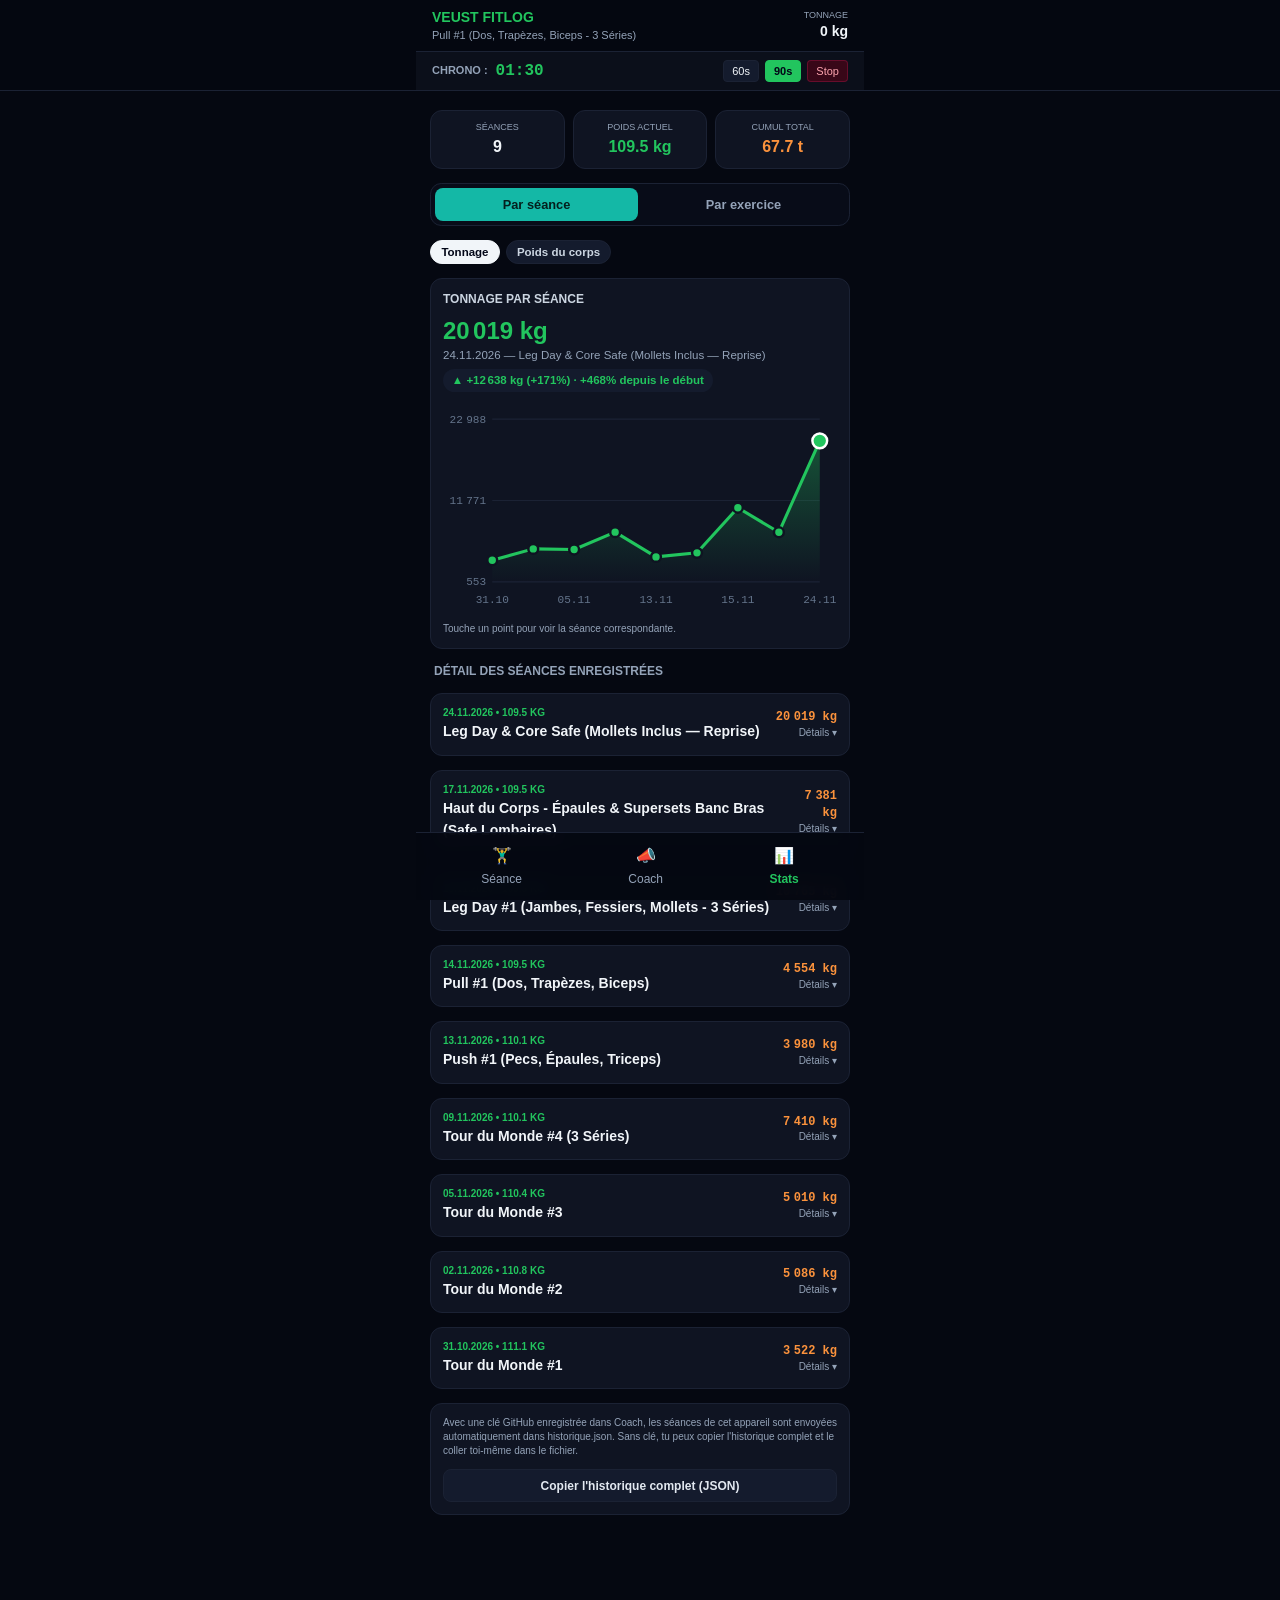
<file: stats.html>
<!DOCTYPE html>
<html lang="fr">
<head>
<meta charset="UTF-8">
<meta name="viewport" content="width=device-width, initial-scale=1, viewport-fit=cover">
<title>Veust FitLog - Stats</title>
<link rel="manifest" href="manifest.webmanifest?v=5">
<link rel="apple-touch-icon" href="icon-180.png">
<link rel="icon" type="image/png" href="favicon.png">
<meta name="theme-color" content="#050811">
<meta name="apple-mobile-web-app-capable" content="yes">
<meta name="mobile-web-app-capable" content="yes">
<meta name="apple-mobile-web-app-status-bar-style" content="black-translucent">
<meta name="apple-mobile-web-app-title" content="FitLog">
<link rel="stylesheet" href="style.css?v=5">
<style>
  .seg{display:grid;grid-template-columns:1fr 1fr;gap:.25rem;background:#080c18;border:1px solid #1b2234;border-radius:.7rem;padding:.25rem}
  .seg button{padding:.55rem;border:none;border-radius:.5rem;background:transparent;color:#94a3b8;font-size:.8rem;font-weight:700;cursor:pointer}
  .seg button.on{background:#14b8a6;color:#04201d}
  .chips{display:flex;gap:.35rem;flex-wrap:wrap}
  .chip{padding:.3rem .65rem;border-radius:999px;border:1px solid #1b2234;background:#141b2d;color:#cbd5e1;font-size:.72rem;font-weight:600;cursor:pointer}
  .chip.on{background:#f1f5f9;color:#020617;border-color:#f1f5f9}
  .sel{width:100%;background:#080c18;border:1px solid #1b2234;border-radius:.5rem;padding:.55rem;color:#f1f5f9;font-size:.85rem;font-weight:600}
  .ro{display:flex;flex-direction:column;align-items:flex-start;gap:.4rem}
  .ro-val{font-size:1.5rem;font-weight:800;line-height:1.1;white-space:nowrap}
  .ro-sub{font-size:.72rem;color:#94a3b8;margin-top:.15rem}
  .ro-delta{font-size:.72rem;font-weight:700;padding:.2rem .55rem;border-radius:999px;background:#141b2d}
  .up{color:#22c55e}.down{color:#fb7185}.flat{color:#94a3b8}
  .chart{width:100%;height:auto;display:block;touch-action:manipulation}
  .chart text{font-size:9px;fill:#64748b;font-family:ui-monospace,SFMono-Regular,Menlo,monospace}
  .ln{fill:none;stroke-width:2.5;stroke-linecap:round;stroke-linejoin:round;stroke-dasharray:1;stroke-dashoffset:1;animation:draw 1.1s ease-out forwards}
  .ar{opacity:0;animation:fade .7s .5s forwards}
  .pt{opacity:0;animation:fade .3s forwards;stroke:#0f1422;stroke-width:2}
  .pt.sel{stroke:#fff}
  .hit{fill:transparent;cursor:pointer}
  @keyframes draw{to{stroke-dashoffset:0}}
  @keyframes fade{to{opacity:1}}
</style>
</head>
<body>
<main>
  <div class="kpi-grid">
    <div class="kpi-box"><span class="kpi-lbl">Séances</span><span class="kpi-val" id="kpi-sess">-</span></div>
    <div class="kpi-box"><span class="kpi-lbl">Poids Actuel</span><span class="kpi-val green" id="kpi-bw">-</span></div>
    <div class="kpi-box"><span class="kpi-lbl">Cumul Total</span><span class="kpi-val orange" id="kpi-tot">-</span></div>
  </div>

  <div class="seg">
    <button id="seg-s" onclick="setView('s')">Par séance</button>
    <button id="seg-e" onclick="setView('e')">Par exercice</button>
  </div>

  <div id="view" style="display:flex;flex-direction:column;gap:.875rem"></div>

  <div class="card">
    <p class="hint">Avec une clé GitHub enregistrée dans Coach, les séances de cet appareil sont envoyées automatiquement dans historique.json. Sans clé, tu peux copier l'historique complet et le coller toi-même dans le fichier.</p>
    <button onclick="copyHist()" class="btn-sub">Copier l'historique complet (JSON)</button>
    <p id="cf" class="msg" style="color:#22c55e">Historique copié !</p>
    <p id="err" class="msg" style="color:#fb923c"></p>
  </div>
</main>

<script src="common.js?v=5"></script>
<script>
mountShell("stats.html");

/* ===== Données ===== */
const num=n=>(Math.round(n*10)/10).toLocaleString("fr-CH");
const shortDate=s=>String(s).split(".").slice(0,2).join(".");
let ALL=[],GROUPS=[],view="s",sMetric="tonnage",gIdx=0,eMetric="max",CUR=null;

/* Rapprochement tolérant des noms (« Curl incliné assis haltères (Banc 60°) » ~ « Curl incliné haltères (60°) ») */
const STOPW=new Set(["aux","avec","de","du","des","la","le","les","au","et","en","d","l"]);
const toks=s=>String(s).toLowerCase().normalize("NFD").replace(/[̀-ͯ]/g,"").replace(/\(.*?\)/g," ").replace(/[^a-z0-9]+/g," ").trim().split(" ").filter(w=>w&&!STOPW.has(w));
function sameEx(a,b){
  const A=new Set(toks(a)),B=new Set(toks(b));
  if(!A.size||!B.size)return false;
  let n=0;A.forEach(w=>{if(B.has(w))n++});
  return n/(A.size+B.size-n)>=0.7;
}

/* Lit un résumé du type « 12 @ 45kg, 10 @ 45kg », « 3 × 15 @ 12kg », « 2 × 30s », « 13 min @ 0kg » */
function parseSummary(str){
  const sets=[];let maxW=0;
  String(str||"").split(/[,;&]/).forEach(part=>{
    const s=part.replace(/['’]/g,"").trim();let m;
    if(m=s.match(/(?:(\d+)\s*[×x]\s*)?(\d+)(?:\s*-\s*\d+)?\s*(?:reps?\s*)?@\s*(\d+(?:[.,]\d+)?)(?:\s*-\s*(\d+(?:[.,]\d+)?))?\s*kg/i)){
      const n=+m[1]||1,w=parseFloat((m[4]||m[3]).replace(",","."));
      for(let i=0;i<n;i++)sets.push({reps:+m[2],weight:w,unit:"reps"});
    }else if(m=s.match(/(?:(\d+)\s*[×x]\s*)?(\d+)\s*(min|sec|s)\b/i)){
      const n=+m[1]||1,u=m[3].toLowerCase()==="min"?"min":"sec";
      for(let i=0;i<n;i++)sets.push({reps:+m[2],weight:0,unit:u});
    }else if(m=s.match(/(\d+(?:[.,]\d+)?)\s*kg/i)){
      const w=parseFloat(m[1].replace(",","."));
      if(w<=400)maxW=Math.max(maxW,w);
    }
  });
  return{sets,maxW};
}
function entryStats(summary){
  const p=parseSummary(summary),r=p.sets.filter(s=>s.unit==="reps"),t=p.sets.filter(s=>s.unit!=="reps");
  const max=Math.max(p.maxW,...r.map(s=>s.weight),0);
  return{
    max:max>0?max:null,
    vol:r.some(s=>s.weight>0)?r.reduce((a,s)=>a+s.reps*s.weight,0):null,
    reps:r.length?r.reduce((a,s)=>a+s.reps,0):null,
    time:t.length?t.reduce((a,s)=>a+(s.unit==="min"?s.reps*60:s.reps),0):null
  };
}
const METRICS={
  max:{label:"Charge max",unit:"kg"},
  vol:{label:"Volume",unit:"kg"},
  reps:{label:"Répétitions",unit:"reps"},
  time:{label:"Durée",unit:"s"}
};
function buildGroups(){
  GROUPS=[];
  ALL.forEach(s=>(s.exercises||[]).forEach(ex=>{
    let g=GROUPS.find(g=>sameEx(g.name,ex.name));
    if(!g){g={name:ex.name,entries:[]};GROUPS.push(g)}
    g.entries.push({date:s.date,title:s.title,summary:ex.summary||"",st:entryStats(ex.summary)});
  }));
  GROUPS.forEach(g=>{g.metrics=Object.keys(METRICS).filter(k=>g.entries.some(e=>e.st[k]!==null))});
  GROUPS.sort((a,b)=>b.entries.length-a.entries.length||a.name.localeCompare(b.name,"fr"));
}

/* ===== Graphique en courbe animé ===== */
function chartSVG(pts,color){
  const W=320,H=170,l=40,r=14,t=14,b=24,n=pts.length,vals=pts.map(p=>p.v);
  let lo=Math.min(...vals),hi=Math.max(...vals);
  if(lo===hi){lo-=1;hi+=1}
  const pad=(hi-lo)*.18;hi+=pad;lo=Math.max(0,lo-pad);
  const X=i=>n===1?(l+W-r)/2:l+i*(W-l-r)/(n-1),Y=v=>t+(1-(v-lo)/(hi-lo))*(H-t-b);
  const xy=pts.map((p,i)=>[X(i),Y(p.v)]);
  const d=xy.map((q,i)=>(i?"L":"M")+q[0].toFixed(1)+" "+q[1].toFixed(1)).join(" ");
  const grid=[lo,(lo+hi)/2,hi].map(v=>`<line x1="${l}" y1="${Y(v).toFixed(1)}" x2="${W-r}" y2="${Y(v).toFixed(1)}" stroke="#1b2234" stroke-width="1"/><text x="${l-5}" y="${(Y(v)+3).toFixed(1)}" text-anchor="end">${hi-lo<10?num(v):Math.round(v).toLocaleString("fr-CH")}</text>`).join("");
  const step=Math.max(1,Math.ceil(n/5));
  const xl=pts.map((p,i)=>(i%step===0||i===n-1)&&!(i!==n-1&&n-1-i<step*.6)?`<text x="${X(i).toFixed(1)}" y="${H-7}" text-anchor="middle">${esc(shortDate(p.date))}</text>`:"").join("");
  const dots=xy.map((q,i)=>`<circle class="pt" id="pt${i}" cx="${q[0].toFixed(1)}" cy="${q[1].toFixed(1)}" r="4" fill="${color}" style="animation-delay:${(n>1?.15+i*.9/(n-1):.1).toFixed(2)}s"/><circle class="hit" cx="${q[0].toFixed(1)}" cy="${q[1].toFixed(1)}" r="14" onclick="pick(${i})"/>`).join("");
  return `<svg class="chart" viewBox="0 0 ${W} ${H}" role="img">
    <defs><linearGradient id="ag" x1="0" y1="0" x2="0" y2="1"><stop offset="0" stop-color="${color}" stop-opacity=".35"/><stop offset="1" stop-color="${color}" stop-opacity="0"/></linearGradient></defs>
    ${grid}${xl}
    ${n>1?`<path class="ar" d="${d} L${xy[n-1][0].toFixed(1)} ${H-b} L${xy[0][0].toFixed(1)} ${H-b} Z" fill="url(#ag)"/><path class="ln" pathLength="1" d="${d}" stroke="${color}"/>`:""}
    ${dots}</svg>`;
}
function chartCard(pts,color,unit,title){
  CUR={pts,unit,color};
  if(!pts.length)return `<div class="card"><span class="sec-title">${esc(title)}</span><p class="hint">Pas de donnée chiffrée pour ce choix.</p></div>`;
  return `<div class="card">
    <span class="sec-title">${esc(title)}</span>
    <div class="ro"><div><div class="ro-val" id="ro-val" style="color:${color}"></div><div class="ro-sub" id="ro-sub"></div></div><span class="ro-delta" id="ro-delta"></span></div>
    ${chartSVG(pts,color)}
    <p class="hint">${pts.length>1?"Touche un point pour voir la séance correspondante.":"Une seule séance pour l'instant : la courbe se dessinera dès la deuxième."}</p>
  </div>`;
}
function pick(i){
  if(!CUR||!CUR.pts[i])return;
  const p=CUR.pts[i],prev=CUR.pts[i-1],first=CUR.pts[0];
  CUR.pts.forEach((_,k)=>{const c=$("pt"+k);if(c){c.setAttribute("r",k===i?6:4);c.classList.toggle("sel",k===i)}});
  $("ro-val").innerText=num(p.v)+" "+CUR.unit;
  $("ro-sub").innerText=p.date+" — "+p.title;
  const el=$("ro-delta"),ref=prev||null;
  if(!ref){el.innerText=CUR.pts.length>1?"Première séance":"";el.className="ro-delta flat";el.style.display=CUR.pts.length>1?"":"none";return}
  const diff=p.v-ref.v,pct=ref.v?Math.round(diff/ref.v*100):0,tot=first.v&&i>1?Math.round((p.v-first.v)/first.v*100):0;
  el.style.display="";
  el.className="ro-delta "+(diff>0?"up":diff<0?"down":"flat");
  el.innerText=(diff>0?"▲ +":diff<0?"▼ ":"= ")+num(diff)+" "+CUR.unit+(ref.v?" ("+(pct>0?"+":"")+pct+"%)":"")+(tot?" · "+(tot>0?"+":"")+tot+"% depuis le début":"");
}

/* ===== Vues ===== */
const chips=(items,cur,fn)=>`<div class="chips">${items.map(([k,l])=>`<button class="chip${k===cur?" on":""}" onclick="${fn}('${k}')">${esc(l)}</button>`).join("")}</div>`;

function renderSessions(){
  const isT=sMetric==="tonnage";
  const pts=ALL.filter(s=>isT?s.tonnage>0:s.bodyweight>0).map(s=>({date:s.date,title:s.title,v:isT?s.tonnage:s.bodyweight}));
  const list=[...ALL].reverse().map(s=>`
    <details class="card">
      <summary>
        <div><span class="s-date">${esc(s.date)}${s.bodyweight?" • "+s.bodyweight+" kg":""}</span><span class="s-title">${esc(s.title)}</span></div>
        <div><span class="s-vol">${(s.tonnage||0).toLocaleString("fr-CH")} kg</span><span class="s-det">Détails ▾</span></div>
      </summary>
      <div class="s-body">
        ${(s.exercises||[]).map(ex=>`<div class="ex-row"><span class="ex-name">${esc(ex.name)}</span><span class="ex-sum">${esc(ex.summary)}</span></div>`).join("")}
        ${s.note?`<div class="s-note">Note : ${esc(s.note)}</div>`:""}
      </div>
    </details>`).join("");
  $("view").innerHTML=chips([["tonnage","Tonnage"],["bw","Poids du corps"]],sMetric,"setSMetric")
    +chartCard(pts,isT?"#22c55e":"#fb923c","kg",isT?"Tonnage par séance":"Poids du corps")
    +`<div class="list-title">Détail des séances enregistrées</div>`
    +(list||'<p class="hint">Aucune séance pour le moment.</p>');
  if(pts.length)pick(pts.length-1);
}

function renderExercises(){
  if(!GROUPS.length){$("view").innerHTML='<p class="hint">Aucun exercice enregistré pour le moment.</p>';return}
  const g=GROUPS[gIdx]||GROUPS[0];
  if(!g.metrics.includes(eMetric))eMetric=g.metrics[0]||"max";
  const m=METRICS[eMetric];
  let unit=m.unit,div=1;
  if(eMetric==="time"&&g.entries.every(e=>e.st.time===null||e.st.time>=120)){unit="min";div=60}
  const pts=g.entries.filter(e=>e.st[eMetric]!==null).map(e=>({date:e.date,title:e.title,v:e.st[eMetric]/div}));
  const opts=GROUPS.map((x,i)=>`<option value="${i}"${i===gIdx?" selected":""}>${esc(x.name)} (${x.entries.length} séance${x.entries.length>1?"s":""})</option>`).join("");
  const rows=[...g.entries].reverse().map(e=>`<div class="ex-row"><span class="ex-name">${esc(e.date)}</span><span class="ex-sum">${esc(e.summary)}</span></div>`).join("");
  $("view").innerHTML=`<select class="sel" onchange="setGroup(this.value)">${opts}</select>`
    +(g.metrics.length?chips(g.metrics.map(k=>[k,METRICS[k].label]),eMetric,"setEMetric"):"")
    +chartCard(pts,"#14b8a6",unit,g.metrics.length?m.label+" — "+g.name:g.name)
    +`<div class="card"><span class="sec-title">Séances de cet exercice</span><div class="s-body" style="border-top:none;padding-top:0;margin-top:0">${rows}</div></div>`;
  if(pts.length)pick(pts.length-1);
}

function render(){
  $("seg-s").className=view==="s"?"on":"";
  $("seg-e").className=view==="e"?"on":"";
  if(view==="s")renderSessions();else renderExercises();
}
function setView(v){view=v;lsSet("veust_stats_view",v);render()}
function setSMetric(k){sMetric=k;render()}
function setEMetric(k){eMetric=k;render()}
function setGroup(i){gIdx=+i;render()}

/* ===== Chargement ===== */
async function loadStats(){
  const r=await loadAllHist();
  ALL=r.sessions;
  const note=(txt,col)=>{const m=$("err");m.innerText=txt;m.style.color=col||"#fb923c";m.style.display=txt?"block":"none"};
  if(!r.src)note("historique.json introuvable : seules les séances enregistrées sur cet appareil sont affichées.");
  if(r.pending&&ghToken()){
    note("Envoi de "+r.pending+" séance"+(r.pending>1?"s":"")+" vers historique.json…","#94a3b8");
    syncHist().then(x=>{
      if(x.ok){if(x.sessions){ALL=x.sessions;buildGroups()}note(x.added?x.added+" séance"+(x.added>1?"s":"")+" ajoutée"+(x.added>1?"s":"")+" à historique.json ✅":"","#22c55e")}
      else note(x.msg);
    });
  }else if(r.pending)note(r.pending+" séance"+(r.pending>1?"s":"")+" seulement sur cet appareil. Ajoute ta clé GitHub dans Coach pour l'envoyer dans historique.json.");
  buildGroups();

  const tot=ALL.reduce((a,s)=>a+(s.tonnage||0),0);
  $("kpi-tot").innerText=(tot/1000).toFixed(1)+" t";
  $("kpi-sess").innerText=ALL.length;
  const w=ALL.filter(s=>s.bodyweight).map(s=>s.bodyweight);
  $("kpi-bw").innerText=(w.length?w[w.length-1]:getBW())+" kg";

  view=lsGet("veust_stats_view","s")==="e"?"e":"s";
  render();
}

function copyHist(){
  try{navigator.clipboard.writeText(JSON.stringify({sessions:ALL},null,2))}catch(e){}
  const f=$("cf");f.style.display="block";setTimeout(()=>f.style.display="none",3000);
}
loadStats();
</script>
</body>
</html>
</file>
<file: style.css>
:root{color-scheme:dark}
*{box-sizing:border-box;margin:0;padding:0}
html,body{background:#050811 !important;color:#f1f5f9 !important;font-family:-apple-system,BlinkMacSystemFont,"Segoe UI",Roboto,sans-serif !important;padding-bottom:7rem;line-height:1.4}
.green{color:#22c55e}.orange{color:#fb923c}

/* Header */
header{position:fixed;top:0;left:0;right:0;z-index:50;background:rgba(5,8,17,.95);backdrop-filter:blur(8px);-webkit-backdrop-filter:blur(8px);border-bottom:1px solid #1b2234;padding-top:env(safe-area-inset-top,0px)}
.h-top{padding:.5rem 1rem;max-width:28rem;margin:0 auto;display:flex;justify-content:space-between;align-items:center}
.h-title{font-size:.875rem;font-weight:700;color:#22c55e}
.h-sub{font-size:11px;color:#94a3b8}
.h-vol-lbl{font-size:9px;color:#94a3b8;text-transform:uppercase;display:block;text-align:right}
.h-vol-val{font-size:.875rem;font-weight:700;display:block;text-align:right}
.h-bot{background:#0b0f1a;border-top:1px solid #1b2234;padding:.5rem 1rem;max-width:28rem;margin:0 auto;display:flex;align-items:center;justify-content:space-between}
.t-wrap{display:flex;align-items:center;gap:.5rem}
.t-lbl{font-size:11px;font-weight:600;color:#94a3b8;text-transform:uppercase}
.t-val{font-family:ui-monospace,SFMono-Regular,Menlo,monospace;font-size:1rem;font-weight:700;color:#22c55e}
.t-lbl.orange,.t-val.orange{color:#fb923c}
.t-btns{display:flex;gap:.375rem}
.btn-t{padding:.25rem .5rem;border-radius:.25rem;font-size:11px;border:1px solid #1b2234;background:#141b2d;color:#f1f5f9;cursor:pointer}
.btn-t90{background:#22c55e;color:#020617;font-weight:700;border-color:#22c55e}
.btn-stop{background:rgba(76,5,25,.7);border-color:rgba(136,19,55,.6);color:#fda4af}
@keyframes flash{0%,100%{background:#0b0f1a}50%{background:#14532d}}
.flash{animation:flash .5s 4}
.spacer{height:calc(6rem + env(safe-area-inset-top,0px))}

/* Contenu */
main{padding:.875rem;max-width:28rem;margin:0 auto;display:flex;flex-direction:column;gap:.875rem}
.card{background:#0f1422;border:1px solid #1b2234;border-radius:.75rem;padding:.75rem;display:flex;flex-direction:column;gap:.65rem}
.row{display:flex;align-items:center;justify-content:space-between;gap:.5rem}
.c-title-green{font-weight:700;color:#22c55e;font-size:.75rem;text-transform:uppercase}
.c-title-orange{font-weight:700;color:#fb923c;font-size:.75rem;text-transform:uppercase}
.hint{font-size:10px;color:#94a3b8;line-height:1.4}
.msg{font-size:.75rem;text-align:center;display:none}
.act-row{display:grid;grid-template-columns:1fr 1fr;gap:.5rem}
.btn-sub{padding:.55rem;border-radius:.5rem;font-size:.75rem;font-weight:600;border:1px solid #1b2234;background:#141b2d;color:#e2e8f0;cursor:pointer}
.btn-prog{border-color:rgba(34,197,94,.5);color:#22c55e;font-weight:700}
.btn-clear{background:rgba(76,5,25,.45);border-color:rgba(136,19,55,.5);color:#fda4af}
.btn-full{width:100%;padding:.65rem;border-radius:.5rem;font-weight:700;font-size:.75rem;text-transform:uppercase;border:none;cursor:pointer}
.btn-green{background:#22c55e;color:#020617}
.btn-orange{background:#fb923c;color:#020617}
.btn-outline{width:100%;padding:.55rem;border:1px solid #1b2234;background:transparent;color:#94a3b8;border-radius:.5rem;font-size:.75rem;cursor:pointer}
textarea{width:100%;background:#080c18;border:1px solid #1b2234;border-radius:.5rem;padding:.5rem;font-size:.75rem;font-family:ui-monospace,SFMono-Regular,Menlo,monospace;color:#f1f5f9;resize:vertical}
.inp{background:#080c18;border:1px solid #1b2234;border-radius:.4rem;text-align:center;font-weight:700;font-size:.8rem;width:100%;padding:.3rem;color:#fff}
.bw{width:6rem;text-align:right;color:#22c55e;font-size:.875rem;padding:.25rem .5rem}

/* Séance & Animations */
.exh{display:flex;gap:.65rem;align-items:center}
.exh h3{font-size:.875rem;font-weight:700;line-height:1.2}
.exh .m{font-size:11px;color:#22c55e;font-weight:600}
.exh .n{font-size:10px;color:#cbd5e1;margin-top:.15rem}
.fig{width:7.5rem;height:5.6rem;background:#080c18;border:1px solid #1b2234;border-radius:.6rem;flex-shrink:0}
.hl{stroke:#ef4444;fill:none;stroke-linecap:round;animation:pm 1.5s infinite ease-in-out}
@keyframes pm{0%,100%{opacity:.3}50%{opacity:.95}}
.rest{display:flex;justify-content:space-between;align-items:center;background:#080c18;border:1px solid #1b2234;border-radius:.5rem;padding:.25rem .5rem;font-size:10px;color:#94a3b8;text-transform:uppercase;font-weight:600}
.pill{padding:.1rem .5rem;margin-left:.25rem;font-size:10px;font-weight:700;border-radius:.25rem;border:1px solid #1b2234;background:#141b2d;color:#cbd5e1;cursor:pointer}
.pill.on{background:#22c55e;color:#020617;border-color:#22c55e}
.set{display:grid;grid-template-columns:1.6rem 1fr 1fr auto;gap:.4rem;align-items:center;padding:.4rem 0;border-top:1px solid #1b2234}
.set .num{font-size:.75rem;font-weight:700;color:#94a3b8}
.set small{font-size:9px;color:#94a3b8;display:block;text-align:center}
.set .acts{display:flex;gap:.3rem;justify-content:flex-end;align-items:center}
.chk{width:2rem;height:2rem;border-radius:.5rem;border:1px solid #1b2234;background:#141b2d;color:#94a3b8;font-weight:700;cursor:pointer}
.chk.on{background:#22c55e;color:#020617;border-color:#22c55e}
.tm{padding:.3rem .5rem;border-radius:.4rem;border:1px solid rgba(251,146,60,.5);background:rgba(251,146,60,.2);color:#fb923c;font-size:11px;font-weight:700;cursor:pointer}

/* Stats */
.kpi-grid{display:grid;grid-template-columns:repeat(3,1fr);gap:.5rem}
.kpi-box{background:#0f1422;border:1px solid #1b2234;border-radius:.75rem;padding:.625rem;text-align:center}
.kpi-lbl{font-size:9px;color:#94a3b8;text-transform:uppercase;display:block;margin-bottom:.15rem}
.kpi-val{font-size:1rem;font-weight:700}
.sec-title{font-size:.75rem;font-weight:700;text-transform:uppercase;color:#cbd5e1}
.bar-item{margin-bottom:.6rem}.bar-item:last-child{margin-bottom:0}
.bar-meta{display:flex;justify-content:space-between;font-size:11px;margin-bottom:.25rem;gap:.5rem}
.bar-name{color:#cbd5e1;white-space:nowrap;overflow:hidden;text-overflow:ellipsis}
.bar-num{font-family:ui-monospace,SFMono-Regular,Menlo,monospace;font-weight:700;color:#22c55e;flex-shrink:0}
.bar-track{width:100%;height:.5rem;background:#080c18;border:1px solid #1b2234;border-radius:999px;overflow:hidden}
.bar-fill{height:100%;background:#22c55e;border-radius:999px}
.list-title{font-size:.75rem;font-weight:700;text-transform:uppercase;color:#94a3b8;padding:0 .25rem}
details.card summary{list-style:none;display:flex;justify-content:space-between;align-items:center;cursor:pointer}
details.card summary::-webkit-details-marker{display:none}
.s-date{font-size:10px;color:#22c55e;font-weight:700;text-transform:uppercase;display:block}
.s-title{font-size:.875rem;font-weight:700}
.s-vol{font-size:.75rem;font-family:ui-monospace,SFMono-Regular,Menlo,monospace;font-weight:700;color:#fb923c;display:block;text-align:right}
.s-det{font-size:10px;color:#94a3b8;display:block;text-align:right}
.s-body{margin-top:.2rem;padding-top:.625rem;border-top:1px solid #1b2234;display:flex;flex-direction:column;gap:.375rem;font-size:.75rem}
.ex-row{display:flex;justify-content:space-between;gap:.5rem}
.ex-name{color:#e2e8f0;font-weight:500}
.ex-sum{color:#94a3b8;font-family:ui-monospace,SFMono-Regular,Menlo,monospace;font-size:11px;text-align:right}
.s-note{font-size:11px;color:#fb923c;font-style:italic;padding-top:.25rem}

/* Navigation */
nav{position:fixed;bottom:0;left:0;right:0;background:rgba(5,8,17,.95);border-top:1px solid #1b2234;display:flex;justify-content:space-around;padding:.75rem;z-index:40;max-width:28rem;margin:0 auto;backdrop-filter:blur(8px);-webkit-backdrop-filter:blur(8px);padding-bottom:calc(.75rem + env(safe-area-inset-bottom,0px))}
nav a{text-decoration:none;font-size:.75rem;display:flex;flex-direction:column;align-items:center;gap:.25rem;color:#94a3b8}
nav a.active{color:#22c55e;font-weight:700}
nav .ico{font-size:1rem}

/* ===== Vue Liste & Mode Focus 3D ===== */
.prog-banner{background:#0b0f19;border:1px solid #1b2234;border-radius:.85rem;padding:.75rem;display:flex;align-items:center;gap:.85rem}
.ring-sm-wrap{position:relative;width:56px;height:56px;flex-shrink:0;display:flex;align-items:center;justify-content:center}
.ring-sm-txt{position:absolute;font-size:.75rem;font-weight:700;color:#fff}

.ex-list-wrap{display:flex;flex-direction:column}
.ex-list-item{display:flex;align-items:center;gap:.85rem;padding:.75rem .5rem;border-bottom:1px solid #141b2d;cursor:pointer;background:#080c18;border-radius:.5rem;margin-bottom:.35rem}
.ex-list-item:active{background:#0f1422}
.fig-thumb{width:4.6rem;height:3.6rem;background:#050811;border:1px solid #1b2234;border-radius:.6rem;flex-shrink:0}
.ex-list-info{flex:1;min-width:0}
.ex-list-info h3{font-size:.9rem;font-weight:600;color:#f8fafc;line-height:1.25}
.ex-list-sub{font-size:.78rem;color:#94a3b8;margin-top:.2rem}
.ex-list-pct{font-size:.78rem;font-weight:700;color:#64748b;flex-shrink:0}
.ex-list-pct.done{color:#14b8a6}

.btn-reset-prog{width:100%;padding:.8rem;border-radius:.65rem;border:1px solid #475569;background:rgba(15,20,34,.8);color:#f8fafc;font-weight:700;font-size:.8rem;letter-spacing:.03em;cursor:pointer}
.btn-start-prog{width:100%;padding:.9rem;border-radius:.65rem;border:none;background:#14b8a6;color:#042f2e;font-weight:800;font-size:.85rem;letter-spacing:.03em;cursor:pointer}

/* Mode Focus */
.focus-top{display:flex;align-items:center;justify-content:space-between;padding:.2rem 0}
.btn-circle{width:2.4rem;height:2.4rem;border-radius:999px;border:1px solid #1b2234;background:#111827;color:#cbd5e1;font-size:1.1rem;cursor:pointer}
.btn-pill-nav{padding:.35rem .75rem;border-radius:999px;border:1px solid #1b2234;background:#111827;color:#e2e8f0;font-size:.9rem;font-weight:700;cursor:pointer}
.btn-pill-nav:disabled{opacity:.3;cursor:default}
.focus-step{font-size:.95rem;font-weight:700;color:#fff}

.focus-stage{background:radial-gradient(circle at 50% 45%,#111827 0%,#050811 75%);border:1px solid #1b2234;border-radius:1rem;padding:.5rem;display:flex;justify-content:center;align-items:center}
.fig-big{width:100%;max-width:19rem;height:13.5rem}
.focus-title{font-size:1.15rem;font-weight:700;color:#fff;line-height:1.25}
.focus-rec{font-size:.82rem;color:#94a3b8;margin-top:.2rem}
.focus-note{font-size:.75rem;color:#14b8a6;margin-top:.25rem}
.rest-inline{background:#141b2d;border:1px solid #1b2234;color:#22c55e;border-radius:.35rem;padding:.1rem .4rem;font-size:.75rem;font-weight:700;cursor:pointer}

.rings-grid{display:grid;grid-template-columns:repeat(3,1fr);gap:.5rem;margin:.35rem 0;text-align:center}
.ring-col{display:flex;flex-direction:column;align-items:center;gap:.35rem}
.ring-box{position:relative;width:86px;height:86px;display:flex;align-items:center;justify-content:center}
.ring-big-txt{position:absolute;font-size:1.1rem;font-weight:700;color:#fff}
.ring-cap{font-size:.7rem;color:#94a3b8;line-height:1.2}

.focus-input-bar{display:grid;grid-template-columns:1fr 1fr auto;gap:.5rem;align-items:stretch}
.f-inp-box{background:#171c28;border:1px solid #262f45;border-radius:.65rem;padding:.4rem .5rem;display:flex;align-items:center;flex-direction:column;justify-content:center}
.f-inp{background:transparent;border:none;color:#fff;font-size:1.05rem;font-weight:700;text-align:center;width:100%;outline:none}
.f-inp-box span{font-size:.65rem;color:#94a3b8;margin-top:.1rem}
.btn-plus{width:3.4rem;border-radius:.65rem;border:none;background:#14b8a6;color:#fff;font-size:1.75rem;font-weight:400;cursor:pointer;display:flex;align-items:center;justify-content:center}

.hist-group{background:#111622;border:1px solid #1b2234;border-radius:.75rem;overflow:hidden;margin-bottom:.5rem}
.hist-date{background:#1b2234;padding:.45rem .75rem;font-size:.8rem;font-weight:700;color:#fff}
.hist-row{display:grid;grid-template-columns:2.2rem 1fr auto;padding:.55rem .75rem;border-top:1px solid #1b2234;font-size:.82rem;align-items:center;cursor:pointer}
.hist-num{color:#64748b;font-weight:600}
.hist-val{color:#cbd5e1;font-weight:500}
.hist-time{color:#94a3b8;font-size:.75rem;font-family:ui-monospace,SFMono-Regular,Menlo,monospace}
</file>
